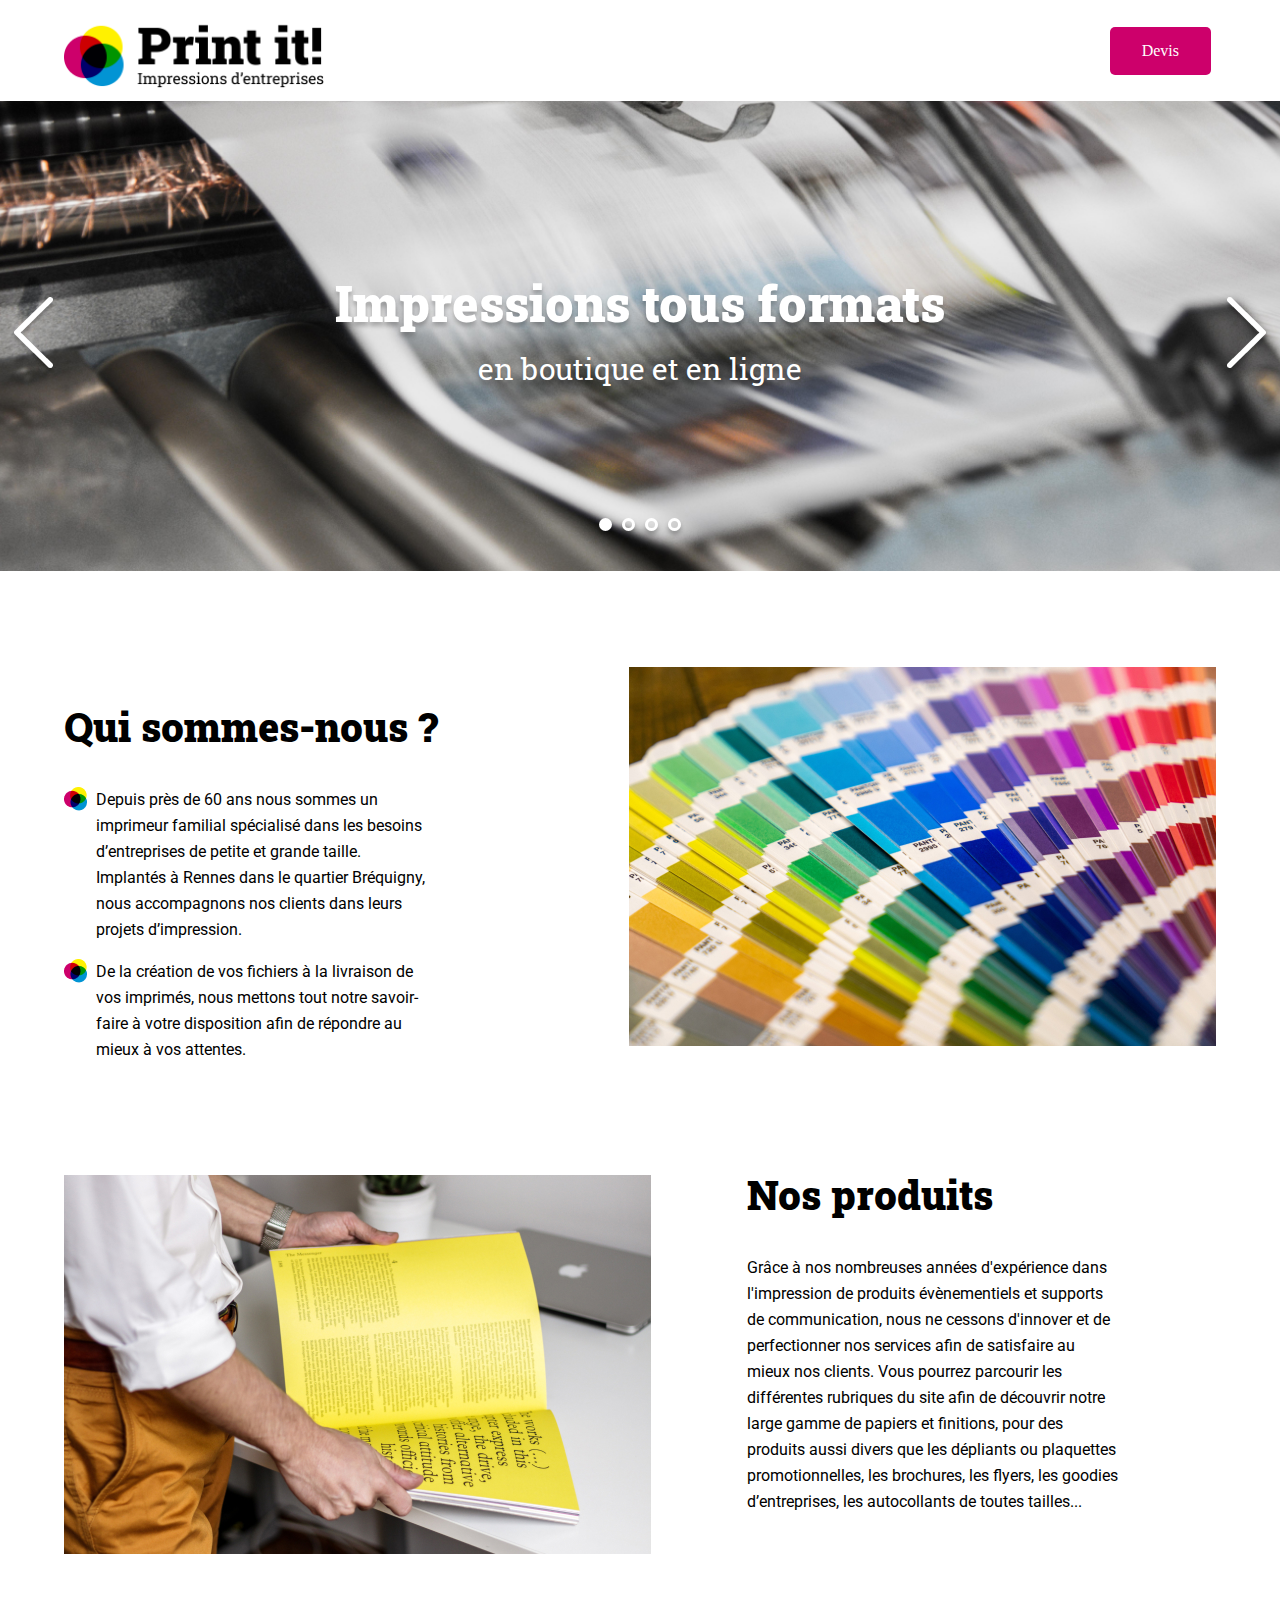
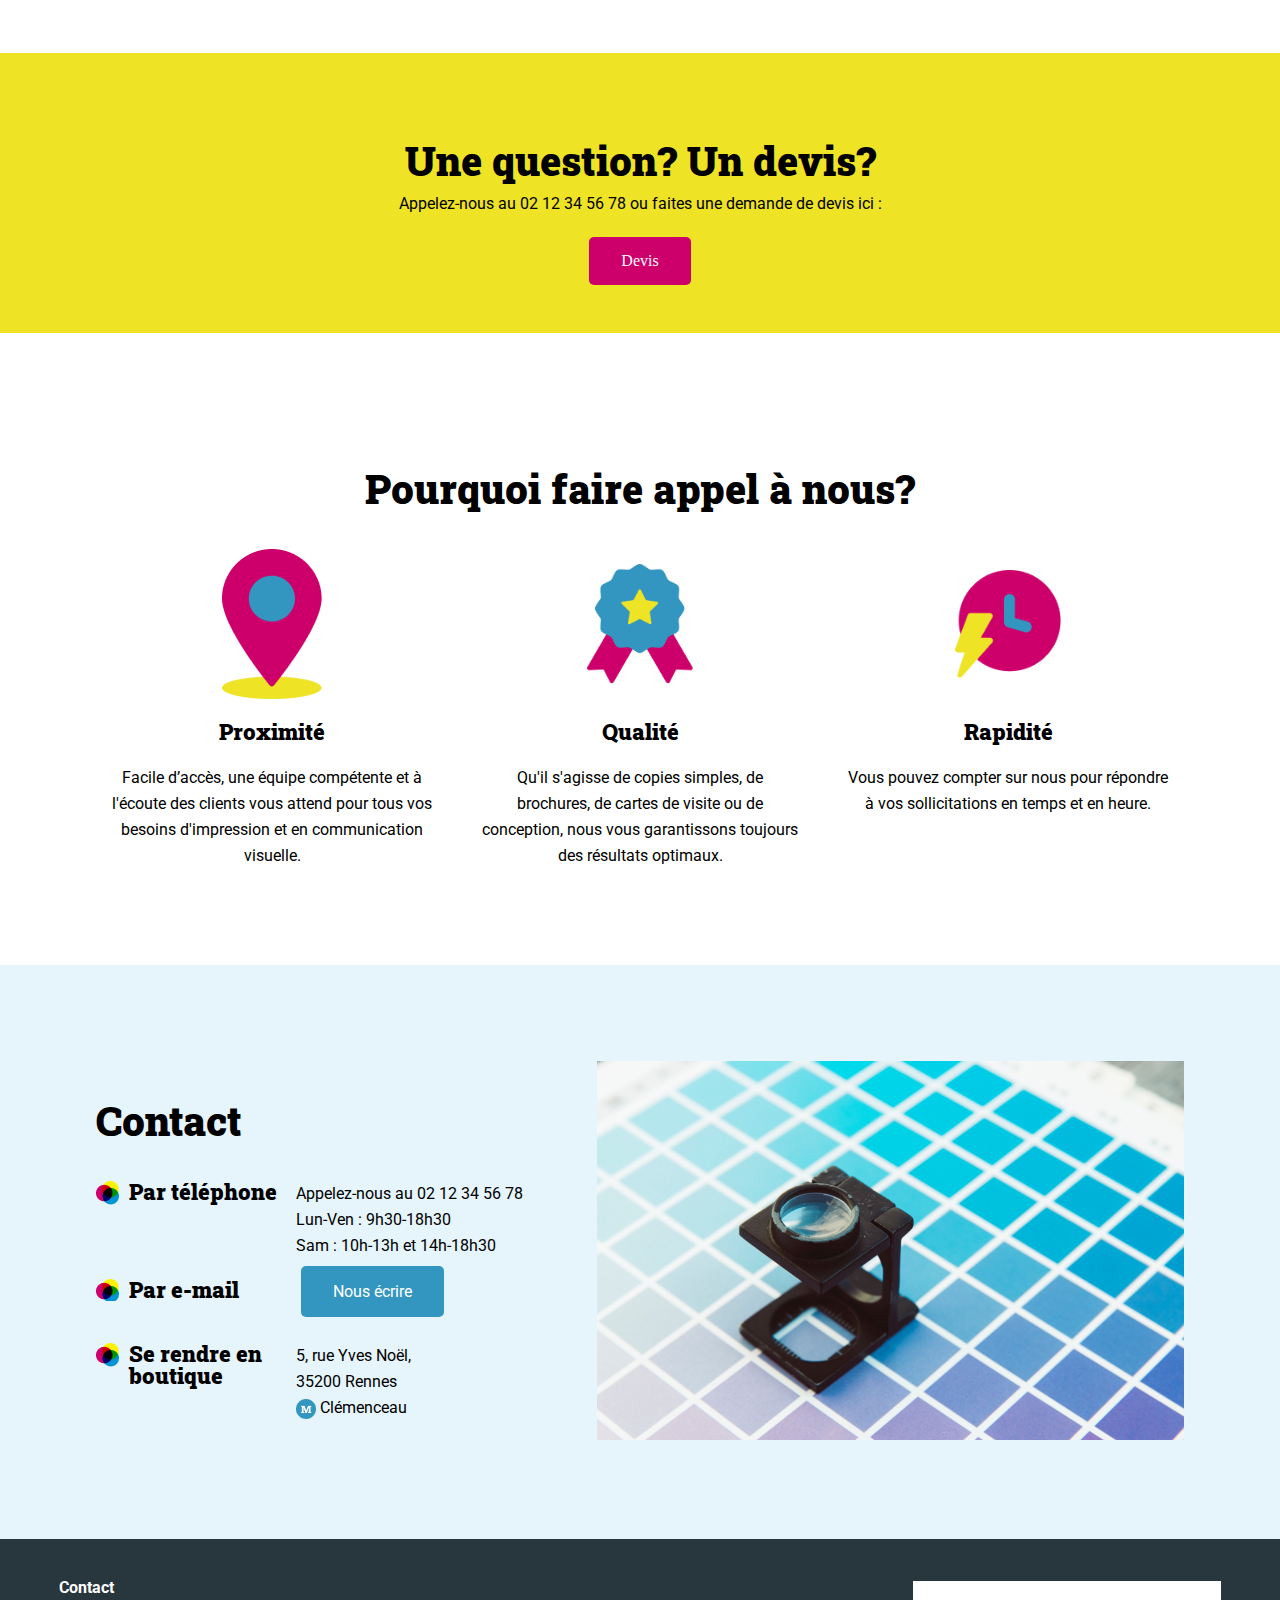
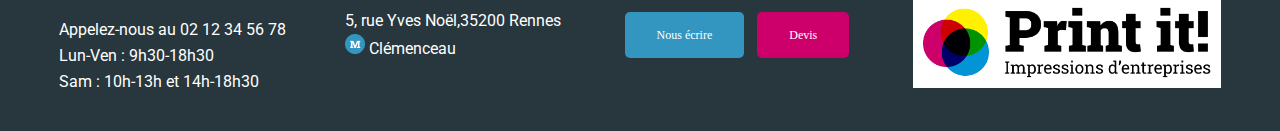
<file: index.html>
<!DOCTYPE html>
<html lang="fr">
<head>
	<meta charset="UTF-8">
	<meta name="viewport" content="width=device-width, initial-scale=1.0">
	<title>Print it ! - Impressions d'entreprise</title>
	<link rel="stylesheet" href="./assets/style.css">
	<link rel="preconnect" href="https://fonts.googleapis.com">
	<link rel="preconnect" href="https://fonts.gstatic.com" crossorigin>
	<link href="https://fonts.googleapis.com/css2?family=Roboto:wght@400;700&family=Roboto+Slab:wght@400;900&display=swap" rel="stylesheet">
</head>
<body>
<header class="container">
	<h1>
		<img class="logo" src="./assets/images/logo.png" alt="Print it ! Impressions d'entreprises" >
	</h1>
	<a class="btn devis" href="mailto:contact@print-it.tld">Devis</a>
</header>
<main>
	<div id="banner">
		<img class="banner-img" id="banner-img" src="./assets/images/slideshow/slide1.jpg" alt="Banner Print-it">
		<p id="banner-p">Impressions tous formats <span>en boutique et en ligne </span></p>
		<img id="arrow_left" class="arrow_left arrow" src="./assets/images/arrow_left.png">
		<img id="arrow_right" onclick="changeslide()"class="arrow_right arrow" src="./assets/images/arrow_right.png">
		<div id="dots" class="dots">

		</div>
	</div>
	<section id="about-us" class="container">
		<div>
			<h2>Qui sommes-nous ?</h2>
			<ul>
				<li>Depuis près de 60 ans nous sommes un imprimeur familial spécialisé dans les besoins d’entreprises de petite et grande taille. Implantés à Rennes dans le quartier Bréquigny, nous accompagnons nos clients dans leurs projets d’impression.</li>
				<li>De la création de vos fichiers à la livraison de vos imprimés, nous mettons tout notre savoir-faire à votre disposition afin de répondre au mieux à vos attentes.</li>
			</ul>
		</div>
		<aside>
			<img src="./assets/images/colors.jpg" alt="palette multicolore">
		</aside>
	</section>
	<section id="products" class="container">
		<div>
			<h2>Nos produits</h2>
			<p>Grâce à nos nombreuses années d'expérience dans l'impression de produits évènementiels et supports de communication, nous ne cessons d'innover et de perfectionner nos services afin de satisfaire au mieux nos clients. Vous pourrez parcourir les différentes rubriques du site afin de découvrir notre large gamme de papiers et finitions, pour des produits aussi divers que les dépliants ou plaquettes promotionnelles, les brochures, les flyers, les goodies d’entreprises, les autocollants de toutes tailles... </p>
		</div>
		<aside>
			<img src="./assets/images/yellow-book.jpg" alt="Imprimeur avec un livre jaune dans les mains">
		</aside>

	</section>
	<section id="question" class="bg-yellow">
		<h2>Une question? Un devis?</h2>
		<p>Appelez-nous au 02 12 34 56 78 ou faites une demande de devis ici :</p>
		<a href="mailto:contact@print-it.tld" class="btn devis">Devis</a>
	</section>
	<section id="why-us" class="container">
		<h2>Pourquoi faire appel à nous?</h2>
		<div>
			<article>
				<img src="./assets/images/proximity-icon.png" alt="Icone Proximité">
				<h3>Proximité</h3>
				<p>Facile d’accès, une équipe compétente et à l'écoute des clients vous attend pour tous vos besoins d'impression et en communication visuelle.</p>
			</article>
			<article>
				<img src="./assets/images/quality-icon.png" alt="Icone Qualité">
				<h3>Qualité</h3>
				<p>Qu'il s'agisse de copies simples, de brochures, de cartes de visite ou de conception, nous vous garantissons toujours des résultats optimaux.</p>
			</article>
			<article>
				<img src="./assets/images/speedy-icon.png" alt="Rapidité Qualité">
				<h3>Rapidité</h3>
				<p>Vous pouvez compter sur nous pour répondre à vos sollicitations en temps et en heure.</p>
			</article>
		</div>
	</section>
	<section id="contact" class="bg-lightblue">
		<div class="container">
			<div>
				<h2>Contact</h2>
				<div>
					<h3>Par téléphone</h3>
					<ul>
						<li>Appelez-nous au 02 12 34 56 78</li>
						<li>Lun-Ven : 9h30-18h30</li>
						<li>Sam : 10h-13h et 14h-18h30</li>
					</ul>
				</div>
				<div>
					<h3>Par e-mail</h3>
					<p>
						<a href="mailto:contact@print-it.tld" class="btn">Nous écrire</a>
					</p>
				</div>
				<div>
					<h3>Se rendre en boutique</h3>
					<p>5, rue Yves Noël,<br>
						35200 Rennes<br>
						<img class="inline-icon" src="./assets/images/metro.png" alt="metro"/> Clémenceau</p>
				</div>
			</div>
			<div>
				<img src="./assets/images/magnifying-glass.jpg" alt="Loupe avec palette bleue">
			</div>

		</div>
	</section>
</main>
<footer>
	<div>
		<p class="footer-contact">Contact</p>
		<ul>
			<li>Appelez-nous au 02 12 34 56 78</li>
			<li>Lun-Ven : 9h30-18h30</li>
			<li>Sam : 10h-13h et 14h-18h30</li>
		</ul>
	</div>
	<div>
		<p>5, rue Yves Noël,35200 Rennes<br>
			<img src="./assets/images/metro.png" alt="metro"/> Clémenceau</p>
	</div>
	<div>
		<a href="mailto:contact@print-it.tld" class="btn">Nous écrire</a>
		<a href="mailto:contact@print-it.tld?subject=Demande&nbsp;de&nbsp;devis" class="btn devis">Devis</a>
	</div>
	<div>
		<img class="footer-logo" src="./assets/images/logo.png" alt="Print it ! Impressions d'entreprises" >
	</div>
</footer>
<script src="./assets/script.js"></script>
</body>
</html>
</file>
<file: assets/style.css>
/* variables declaration */
:root {
	--primary-color: #3396C0;
	--secondary-color: #CD006B;
	--third-color: #EEE325;
}

/* Reset CSS */
* {
	-webkit-box-sizing: border-box;
	-moz-box-sizing: border-box;
	box-sizing: border-box;
}
html, body, div, span, applet, object, iframe,
h1, h2, h3, h4, h5, h6, p, blockquote, pre,
a, abbr, acronym, address, big, cite, code,
del, dfn, em, img, ins, kbd, q, s, samp,
small, strike, strong, sub, sup, tt, var,
b, u, i, center,
dl, dt, dd, ol, ul, li,
fieldset, form, label, legend,
table, caption, tbody, tfoot, thead, tr, th, td,
article, aside, canvas, details, embed,
figure, figcaption, footer, header, hgroup,
menu, nav, output, ruby, section, summary,
time, mark, audio, video {
	margin: 0;
	padding: 0;
	border: 0;
	font: inherit;
	font-size: 100%;
	vertical-align: baseline;
}
/* HTML5 display-role reset for older browsers */
article, aside, details, figcaption, figure,
footer, header, hgroup, menu, nav, section {
	display: block;
}
body {
	line-height: 1;
}
ol, ul {
	list-style: none;
}
blockquote, q {
	quotes: none;
}
blockquote:before, blockquote:after,
q:before, q:after {
	content: none;
}
table {
	border-collapse: collapse;
	border-spacing: 0;
}
body {

}
section {
	margin-block: 6em;
}
h2 {
	font-family: 'Roboto Slab', sans-serif;
	font-size: 40px;
	font-weight: 900;
	margin-block: 1em;
}
h3{
	font-family: 'Roboto Slab', sans-serif;
	font-size: 22px;
	font-weight: 900;
	margin-block: 1em;
}

p, li {
	font-family: Roboto, sans-serif;
	font-size: 16px;
	line-height: 26px;
}
.container {
	max-width: 1440px;
	margin-inline:auto;
	padding-inline: 5%;
}
header {
	display: flex;
	justify-content: space-between;
	align-items: center;
}
.logo{
	width: 260px;
	margin-block: 10px;
}

.btn {
	background-color: var(--primary-color) ;
	padding: 16px 32px;
	margin-inline:5px;
	border-radius: 5px;
	color: white;
	text-decoration: none;
}
.devis {
	background-color: var(--secondary-color);
}

#banner {
	display: flex;
	flex-direction: column;
	align-items: center;
	justify-content: center;
	width: 100%;
	min-height: 470px;
	position: relative;
}
.banner-img {
	position: absolute;
	width: 100%;
	height: 100%;
	z-index: -1;
	object-fit: cover;
	object-position: center;
}
/* Code CSS en prévision de l'ajout d'un carousel pour la bannière */
/* Gestion des fleches du carrousel */
#banner .arrow {
	position: absolute;
}
#banner .arrow_left {
	left: 10px;
	cursor: pointer;
}
#banner .arrow_right {
	right: 10px;
	cursor: pointer;
}
/* Gestion des points du carrousel */
.dots {
	position: absolute;
	bottom: 40px;
	display: flex;
}
.dot {
	margin-inline: 5px;
	width: 13px;
	height: 13px;
	background-color: #ffffff00;
	border: 3px solid #fff;
	border-radius: 100%;
	box-shadow: 0 4px 4px rgba(0, 0, 0, 0.25);;
}
.dot_selected {
	background-color: #fff;
}
/* Fin du code CSS pour le carousel */
#banner p {
	font-family: 'Roboto Slab', sans-serif;
	font-weight: 900;
	font-size: 50px;
	line-height: 66px;
	color: white;
	text-shadow: 0 4px 4px rgba(0, 0, 0, 0.25);
	text-align: center;
}
#banner span {
	display: block;
	font-weight: 400;
	font-size: 30px;
}
#about-us {
	display: flex;
}
#about-us article, #about-us aside {
	flex:1;
}
#about-us li {
	background: url("./images/tricolor-icon.png") no-repeat left top;
	font-size: 16px;
	line-height: 26px;
	padding-left:2em;
	width: 65%;
	margin-bottom: 1em;

}

#products {
	display: flex;
	align-items: flex-start;
	flex-direction: row-reverse;
}
#products div, #products aside {
	flex:1;
}
#products div {
	padding: 0 6em;
}
#products h2 {
	margin-top: 0;
}
.bg-yellow {
	background-color: var(--third-color);
}
#question {
	display: flex;
	flex-direction: column;
	align-items: center;
	padding-block: 3em;
}
#question h2 {
	margin-bottom: 10px;
}
#question p {
	margin-bottom: 20px;
}

#why-us {
	display: flex;
	flex-direction: column;
	text-align: center;
}
#why-us > div{
	display: flex;
	justify-content: space-evenly;
}
#why-us article {
	max-width: 320px;
	display: flex;
	flex-direction: column;
}
#why-us img {
	width: 33%;
	height: 150px;
	text-align: center;
	margin-inline: auto;
	margin-block: 0;
	object-fit: contain;
}

.bg-lightblue{
	background-color: #E6F4FB;
}
#contact {
	margin-bottom: 0;
}
#contact article, #contact div {
	flex:1;
}


#contact .container {
	flex-direction: row;
	display: flex;
	padding: 6em ;
}

#contact .container > div > div {
	display: flex;
	padding-bottom: 20px;
}

#contact h3 {
	margin-top: 0;
	background: url("./images/tricolor-icon.png") no-repeat left top;
	padding-left:1.5em;
	width: 200px;
}
.inline-icon {
	vertical-align: middle;
}
footer {
	background-color: #28363D;
	color: white;
	display: flex;
	padding-block: 3em;
	justify-content: space-evenly;
	font-size: 12px;
	align-items: center;
}
footer div {

	position: relative;
}
.footer-logo {
	background-color: white;
	max-width: 308px;
	padding: 10px;
}
.footer-contact {
	margin-bottom: 1em;
	font-weight: 700;
	font-size: 16px;

}

@media all and (max-width: 1250px) {
	#contact > article {
		flex: 2;
	}
}
</file>
